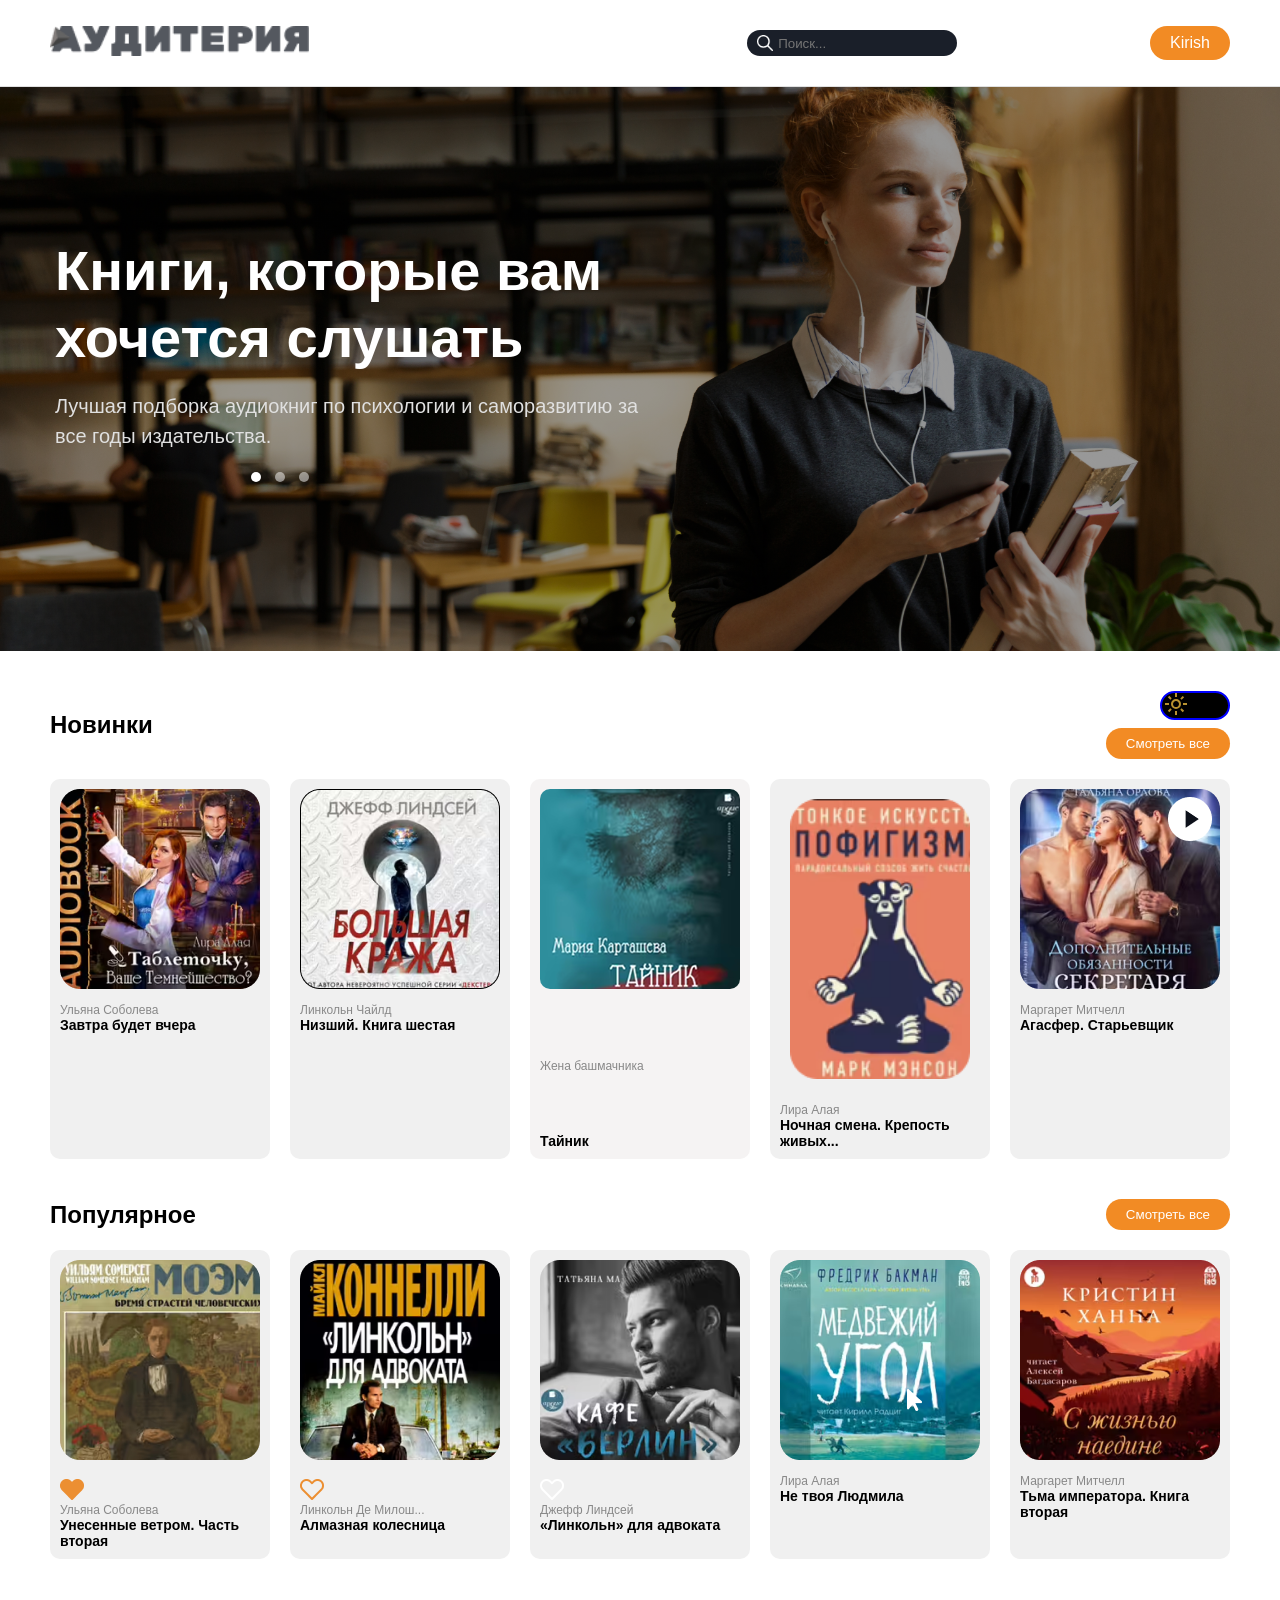
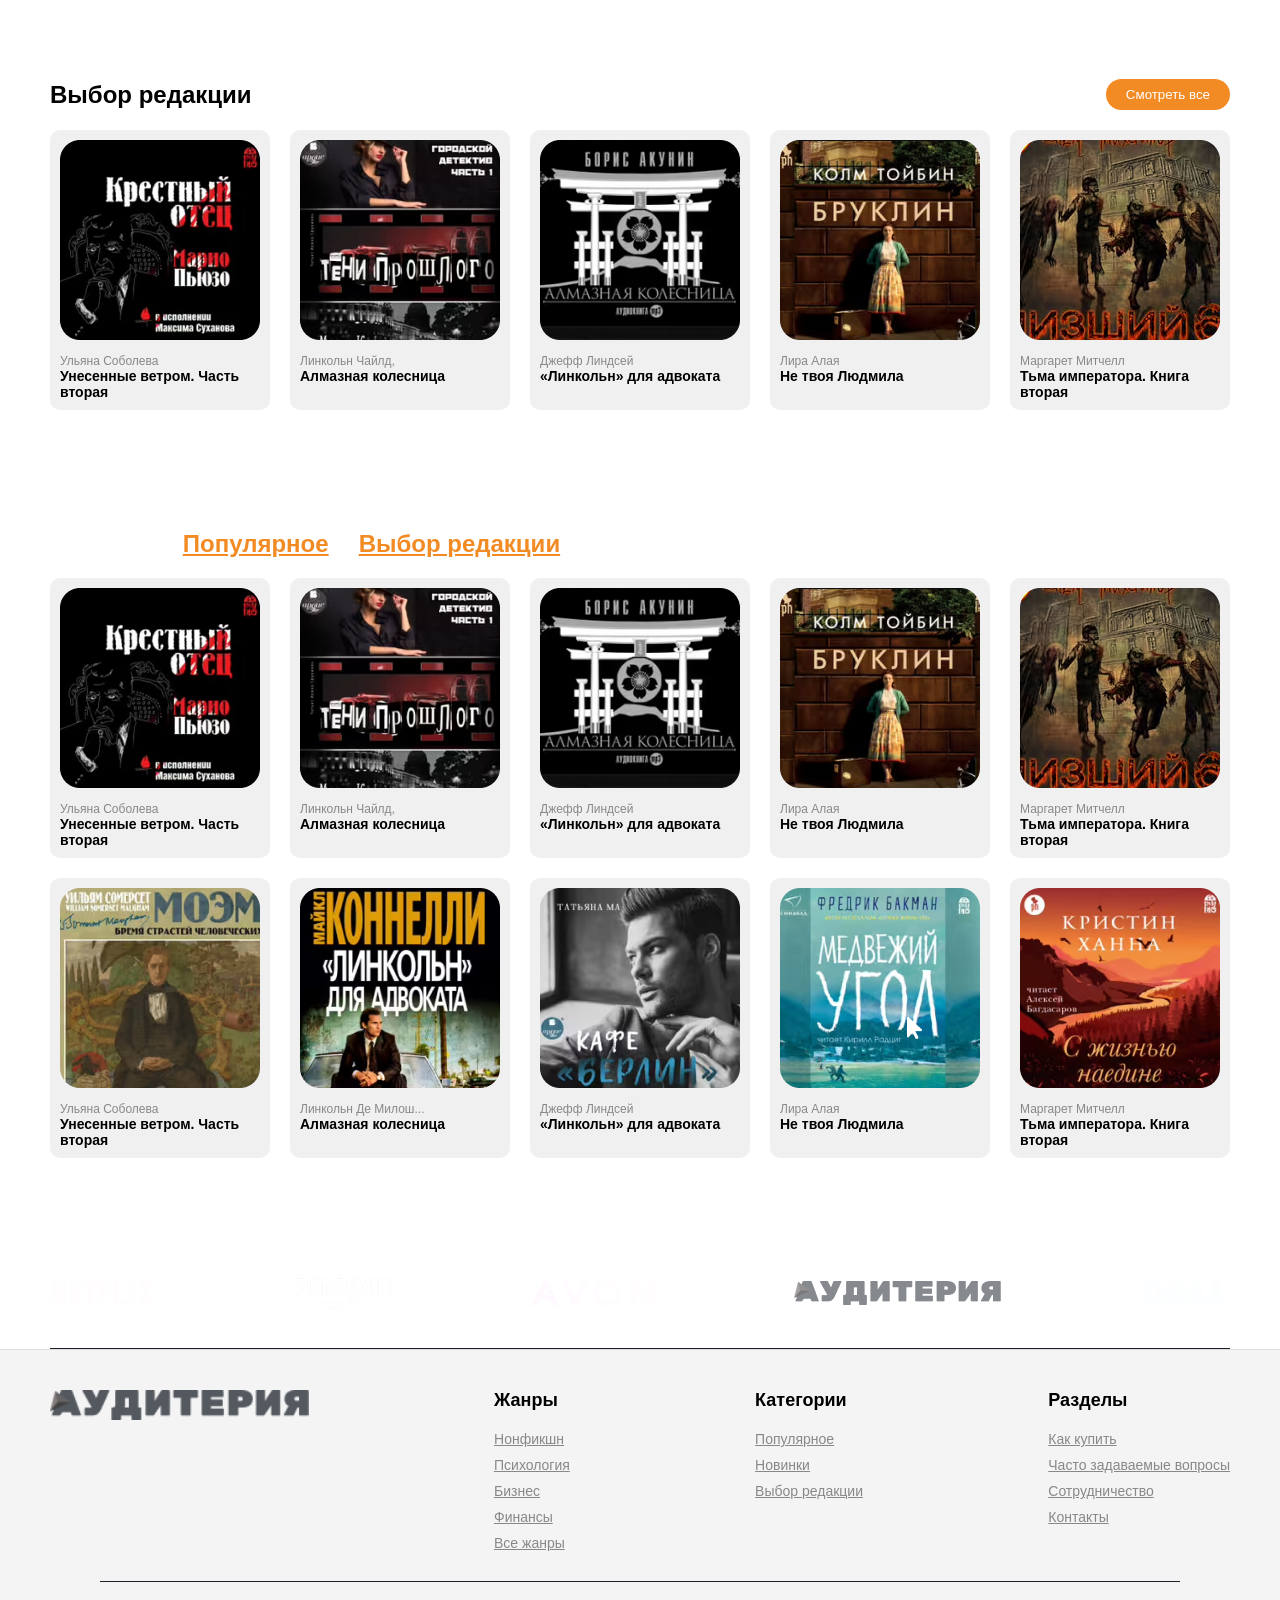
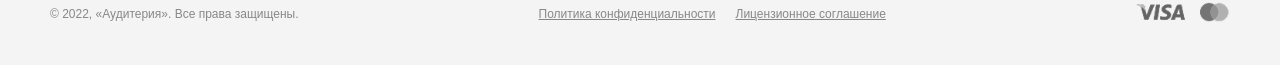
<file: index.html>
<!DOCTYPE html>
<html lang="ru">

<head>
  <meta charset="UTF-8">
  <meta name="viewport" content="width=device-width, initial-scale=1.0">
  <title>Document</title>
  <link rel="stylesheet" href="./style.css">
  <link rel="stylesheet" href="https://cdnjs.cloudflare.com/ajax/libs/OwlCarousel2/2.3.4/assets/owl.carousel.min.css"
    integrity="sha512-tS3S5qG0BlhnQROyJXvNjeEM4UpMXHrQfTGmbQ1gKmelCxlSEBUaxhRBj/EFTzpbP4RVSrpEikbmdJobCvhE3g=="
    crossorigin="anonymous" referrerpolicy="no-referrer" />
  <link rel="stylesheet"
    href="https://cdnjs.cloudflare.com/ajax/libs/OwlCarousel2/2.3.4/assets/owl.theme.default.min.css"
    integrity="sha512-sMXtMNL1zRzolHYKEujM2AqCLUR9F2C4/05cdbxjjLSRvMQIciEPCQZo++nk7go3BtSuK9kfa/s+a4f4i5pLkw=="
    crossorigin="anonymous" referrerpolicy="no-referrer" />
</head>

<body>

  <header class="header">
    <div class="logo">
      <img src="./images/Group 16015.png" alt="Аудитерия">
    </div>
    <nav class="header-nav">
      <a href="#">Как купить</a>
      <a href="#">F.A.Q</a>
      <a href="#">Контакты</a>
    </nav>
    <div class="header-right">
      <div class="search-box">
        <img src="./images/Icon (8).png" alt="Search">
        <input type="text" placeholder="Поиск...">
      </div>

      <input type="checkbox" id="reg-toggle" class="modal-toggle">
      <label for="reg-toggle" class="btn-outline">Ro'yxatdan o'tish</label>
      <div class="modal">
        <div class="modal-content">
          <label for="reg-toggle" class="close-btn"></label>
          <h2>Ro'yxatdan o'tish</h2>
          <form>
            <input type="text" placeholder="Ismingiz" required>
            <input type="text" placeholder="Familiyangiz" required>
            <input type="email" placeholder="Emailingiz" required>
            <input type="password" placeholder="Email parolingiz" required>
            <button type="submit">Ro'yxatdan o'tish</button>
          </form>
        </div>
      </div>

      <input type="checkbox" id="login-toggle" class="modal-toggle">
      <label for="login-toggle" class="btn-filled">Kirish</label>
      <div class="modal">
        <div class="modal-content">
          <label for="login-toggle" class="close-btn"></label>
          <h2>Kirish</h2>
          <form>
            <input type="email" placeholder="Emailingiz" required>
            <input type="password" placeholder="Email parolingiz" required>
            <button type="submit">Kirish</button>
          </form>
        </div>
      </div>
    </div>
  </header>

  <section id="hero">
    <div class="owl-carousel owl-theme">
      <div class="item hero-slide slide-1">
        <div class="container">
          <h1>Книги, которые вам хочется слушать</h1>
          <p>Лучшая подборка аудиокниг по психологии и саморазвитию за все годы издательства.</p>
        </div>
      </div>
      <div class="item hero-slide slide-2">
        <div class="container">
          <h1>Увлекательные историй в формате аудио</h1>
          <p>Слушайте любимые произведения в любом месте и в любое время.</p>
        </div>
      </div>
      <div class="item hero-slide slide-3">
        <div class="container">
          <h1>Развивайтесь каждый день вместе с нами</h1>
          <p>Получите доступ к эксклюзивной библиотеке бестселлеров со всего мира.</p>
        </div>
      </div>
    </div>
  </section>

  <section class="section">
    <div class="section-header">
      <h2>Новинки</h2>

      <div class="btn-group">
        <input class="theme-switcher" type="checkbox">
        <button class="more-btn">Смотреть все</button>
      </div>
    </div>
    <div class="cards-grid">
      <div class="card">
        <img src="./images/png (20).png" alt="">
        <p class="author">Ульяна Соболева</p>
        <p class="title">Завтра будет вчера</p>
      </div>
      <div class="card">
        <img src="./images/png (21).png" alt="Книга 2">
        <p class="author">Линкольн Чайлд</p>
        <p class="title">Низший. Книга шестая</p>
      </div>
      <div class="card card-pos">
        <img src="./images/01 (2).png" alt="">
        <p class="author">Жена башмачника</p>
        <p class="title">Тайник</p>
      </div>
      <div class="card card-img">
        <img src="./images/png (22).png" alt="Книга 4">
        <p class="author">Лира Алая</p>
        <p class="title">Ночная смена. Крепость живых...</p>
      </div>
      <div class="card">
        <img src="./images/png (23).png" alt="Книга 5">
        <p class="author">Маргарет Митчелл</p>
        <p class="title">Агасфер. Старьевщик</p>
      </div>
    </div>

    <div class="section-header">
      <h2>Популярное</h2>
      <button class="more-btn">Смотреть все</button>
    </div>
    <div class="cards-grid">
      <div class="card">
        <img src="./images/png (24).png" alt="Книга">
        <div class="heart-icon icon-1"></div>
        <p class="author">Ульяна Соболева</p>
        <p class="title">Унесенные ветром. Часть вторая</p>
      </div>
      <div class="card">
        <img src="./images/png (25).png" alt="Книга">
        <div class="heart-icon icon-2"></div>
        <p class="author">Линкольн Де Милош...</p>
        <p class="title">Алмазная колесница</p>
      </div>
      <div class="card">
        <img src="./images/png (26).png" alt="Книга">
        <div class="heart-icon icon-3"></div>
        <p class="author">Джефф Линдсей</p>
        <p class="title">«Линкольн» для адвоката</p>
      </div>
      <div class="card">
        <img src="./images/png (27).png" alt="Книга">
        <p class="author">Лира Алая</p>
        <p class="title">Не твоя Людмила</p>
      </div>
      <div class="card">
        <img src="./images/png (28).png" alt="Книга">
        <p class="author">Маргарет Митчелл</p>
        <p class="title">Тьма императора. Книга вторая</p>
      </div>
    </div>
  </section>

  <section class="section">
    <div class="section-header">
      <h2>Выбор редакции</h2>
      <button class="more-btn">Смотреть все</button>
    </div>
    <div class="cards-grid">
      <div class="card">
        <img src="./images/png (29).png" alt="Книга">
        <p class="author">Ульяна Соболева</p>
        <p class="title">Унесенные ветром. Часть вторая</p>
      </div>
      <div class="card">
        <img src="./images/png (30).png" alt="Книга">
        <p class="author">Линкольн Чайлд,</p>
        <p class="title">Алмазная колесница</p>
      </div>
      <div class="card">
        <img src="./images/png (31).png" alt="Книга">
        <p class="author">Джефф Линдсей</p>
        <p class="title">«Линкольн» для адвоката</p>
      </div>
      <div class="card">
        <img src="./images/png (32).png" alt="Книга">
        <p class="author">Лира Алая</p>
        <p class="title">Не твоя Людмила</p>
      </div>
      <div class="card">
        <img src="./images/png (33).png" alt="Книга">
        <p class="author">Маргарет Митчелл</p>
        <p class="title">Тьма императора. Книга вторая</p>
      </div>
    </div>
  </section>

  <section class="section">
    <div class="tabs">
      <span class="tab tab-white">Новинки</span>
      <span class="tab tab-yellow">Популярное</span>
      <span class="tab tab-yellow">Выбор редакции</span>
    </div>
    <div class="cards-grid">
      <div class="card"><img src="./images/png (29).png" alt="Книга">
        <p class="author">Ульяна Соболева</p>
        <p class="title">Унесенные ветром. Часть вторая</p>
      </div>
      <div class="card"><img src="./images/png (30).png" alt="Книга">
        <p class="author">Линкольн Чайлд,</p>
        <p class="title">Алмазная колесница</p>
      </div>
      <div class="card"><img src="./images/png (31).png" alt="Книга">
        <p class="author">Джефф Линдсей</p>
        <p class="title">«Линкольн» для адвоката</p>
      </div>
      <div class="card"><img src="./images/png (32).png" alt="Книга">
        <p class="author">Лира Алая</p>
        <p class="title">Не твоя Людмила</p>
      </div>
      <div class="card"><img src="./images/png (33).png" alt="Книга">
        <p class="author">Маргарет Митчелл</p>
        <p class="title">Тьма императора. Книга вторая</p>
      </div>
      <div class="card"><img src="./images/png (24).png" alt="Книга">
        <p class="author">Ульяна Соболева</p>
        <p class="title">Унесенные ветром. Часть вторая</p>
      </div>
      <div class="card"><img src="./images/png (25).png" alt="Книга">
        <p class="author">Линкольн Де Милош...</p>
        <p class="title">Алмазная колесница</p>
      </div>
      <div class="card"><img src="./images/png (26).png" alt="Книга">
        <p class="author">Джефф Линдсей</p>
        <p class="title">«Линкольн» для адвоката</p>
      </div>
      <div class="card"><img src="./images/png (27).png" alt="Книга">
        <p class="author">Лира Алая</p>
        <p class="title">Не твоя Людмила</p>
      </div>
      <div class="card"><img src="./images/png (28).png" alt="Книга">
        <p class="author">Маргарет Митчелл</p>
        <p class="title">Тьма императора. Книга вторая</p>
      </div>
    </div>
  </section>

  <section class="section partners">
    <img src="./images/22.png" alt="Netflix">
    <img src="./images/pngwing 7.png" alt="Amazon">
    <img src="./images/pngwing.png" alt="Avon">
    <img src="./images/Group 16015.png" alt="Аудитерия">
    <img src="./images/8 6.png" alt="Dell">
  </section>

  <hr class="footer-line">

  <footer class="footer">
    <div class="footer-top">
      <div class="footer-brand">
        <img src="./images/Group 16015.png" alt="Аудитерия">
      </div>
      <div class="footer-col">
        <h3>Жанры</h3>
        <a href="#">Нонфикшн</a>
        <a href="#">Психология</a>
        <a href="#">Бизнес</a>
        <a href="#">Финансы</a>
        <a href="#">Все жанры</a>
      </div>
      <div class="footer-col">
        <h3>Категории</h3>
        <a href="#">Популярное</a>
        <a href="#">Новинки</a>
        <a href="#">Выбор редакции</a>
      </div>
      <div class="footer-col">
        <h3>Разделы</h3>
        <a href="#">Как купить</a>
        <a href="#">Часто задаваемые вопросы</a>
        <a href="#">Сотрудничество</a>
        <a href="#">Контакты</a>
      </div>
    </div>

    <hr class="footer-line">

    <div class="footer-bottom">
      <p>© 2022, «Аудитерия». Все права защищены.</p>
      <div class="footer-links">
        <a href="#">Политика конфиденциальности</a>
        <a href="#">Лицензионное соглашение</a>
      </div>
      <div class="footer-payments">
        <img src="./images/pngwing (1).png" alt="Visa">
        <img src="./images/pngwing (2).png" alt="Mastercard">
      </div>
    </div>
  </footer>

  <script src="https://cdnjs.cloudflare.com/ajax/libs/jquery/3.6.4/jquery.min.js"
    integrity="sha512-pumBsjNRGGqkPzKHndZMaAG+bir374sORyzM3uulLV14lN5LyykqNk8eEeUlUkB3U0M4FApyaHraT65ihJhDpQ=="
    crossorigin="anonymous" referrerpolicy="no-referrer"></script>
  <script src="https://cdnjs.cloudflare.com/ajax/libs/OwlCarousel2/2.3.4/owl.carousel.min.js"
    integrity="sha512-bPs7Ae6pVvhOSiIcyUClR7/q2OAsRiovw4vAkX+zJbw3ShAeeqezq50RIIcIURq7Oa20rW2n2q+fyXBNcU9lrw=="
    crossorigin="anonymous" referrerpolicy="no-referrer"></script>
  <script>
    $(document).ready(function () {
      $(".owl-carousel").owlCarousel({
        items: 1,
        loop: true,
        autoplay: true,
        autoplayTimeout: 2000,
        autoplayHoverPause: true,
        nav: false,
        dots: true,
        smartSpeed: 600
      });
    });
  </script>

</body>

</html>
</file>
<file: style.css>
* {
  margin: 0;
  padding: 0;
  box-sizing: border-box;
  font-family: Arial, sans-serif;
}

body {
  background-color: #0b0e14;
  color: #ffffff;
}

.header {
  position: sticky;
  top: 0;
  z-index: 1000;
  background-color: rgba(11, 14, 20, 0.95);
  display: flex;
  align-items: center;
  justify-content: space-between;
  padding: 25px 50px;
  border-bottom: 1px solid #1a1f29;
}

#hero {
  position: relative;
  width: 100%;
  overflow: hidden;
}

.container {
  max-width: 1200px;
  margin: 0 auto;
  padding: 0 15px;
}

.hero-slide {
  background-size: cover;
  background-position: center;
  background-repeat: no-repeat;
  padding-top: 150px;
  padding-bottom: 200px;
  min-height: 500px;
}

.slide-1 {
  background-image: linear-gradient(rgba(0, 0, 0, 0.4), rgba(0, 0, 0, 0.4)), url('./images/6258f4f8dcb61ba869da9f9101516f9d2ac44259\ \(2\).jpg');
}

.slide-2 {
  background-image: linear-gradient(rgba(0, 0, 0, 0.4), rgba(0, 0, 0, 0.4)), url('./images/6258f4f8dcb61ba869da9f9101516f9d2ac44259\ \(2\).jpg');
}

.slide-3 {
  background-image: linear-gradient(rgba(0, 0, 0, 0.4), rgba(0, 0, 0, 0.4)), url('./images/6258f4f8dcb61ba869da9f9101516f9d2ac44259\ \(2\).jpg');
}

.hero-slide h1 {
  color: #ffffff;
  font-size: 56px;
  font-weight: 700;
  max-width: 700px;
  line-height: 1.2;
  margin-bottom: 20px;
}

.hero-slide p {
  color: #e0e0e0;
  font-size: 20px;
  max-width: 600px;
  line-height: 1.5;
}

.owl-dots {
  position: absolute;
  bottom: 160px;
  left: 280px;
  transform: translateX(-50%);
  margin-top: 0 !important;
}

.owl-theme .owl-dots .owl-dot span {
  width: 12px;
  height: 12px;
  background: rgba(255, 255, 255, 0.5) !important;
}

.owl-theme .owl-dots .owl-dot.active span,
.owl-theme .owl-dots .owl-dot:hover span {
  background: #ffffff !important;
}

.logo img {
  height: 30px;
}

.header-nav a {
  color: #fff;
  text-decoration: underline;
  margin: 0 15px;
}

.header-right {
  display: flex;
  align-items: center;
  gap: 15px;
}

.search-box {
  display: flex;
  align-items: center;
  background: #1a1f29;
  padding: 5px 10px;
  border-radius: 20px;
}

.search-box img {
  width: 16px;
  height: 16px;
  margin-right: 5px;
}

.search-box input {
  background: transparent;
  border: none;
  outline: none;
  color: #fff;
}

.btn-outline {
  border: 1px solid #fff;
  padding: 8px 20px;
  border-radius: 20px;
  cursor: pointer;
  color: #fff;
}

.btn-filled {
  background: #f28b24;
  border: none;
  padding: 8px 20px;
  border-radius: 20px;
  cursor: pointer;
  color: #fff;
}

.modal-toggle {
  display: none;
}

.modal {
  display: none;
  position: fixed;
  top: 0;
  left: 0;
  width: 100%;
  height: 100%;
  background: rgba(0, 0, 0, 0.7);
  justify-content: center;
  align-items: center;
  z-index: 2000;
}

.modal-content {
  background: #1a1f29;
  padding: 30px;
  border-radius: 10px;
  width: 320px;
  position: relative;
  display: flex;
  flex-direction: column;
  gap: 15px;
}

.modal-content h2 {
  margin-bottom: 10px;
  text-align: center;
}

.modal-content form {
  display: flex;
  flex-direction: column;
  gap: 10px;
}

.modal-content input {
  padding: 10px;
  border-radius: 5px;
  border: 1px solid #333;
  background: #0b0e14;
  color: #fff;
}

.modal-content button {
  padding: 10px;
  background: #f28b24;
  border: none;
  color: #fff;
  border-radius: 5px;
  cursor: pointer;
}

.close-btn {
  position: absolute;
  top: 10px;
  right: 15px;
  cursor: pointer;
  font-size: 20px;
}

.modal-toggle:checked+label+.modal {
  display: flex;
}

body:has(.modal-toggle:checked) .header-nav a,
body:has(.modal-toggle:checked) .header-right .search-box input {
  color: #000000;
}

body:has(.modal-toggle:checked) .header-right .search-box input::placeholder {
  color: #555555;
}

.hero {
  background: url('./images/6258f4f8dcb61ba869da9f9101516f9d2ac44259\ \(2\).jpg') no-repeat center center/cover;
  padding: 282px 50px;
  display: flex;
  justify-content: space-between;
  align-items: center;
}

.hero-left {
  max-width: 500px;
}

.gradient-text {
  font-size: 36px;
  background: linear-gradient(90deg, #000000, #ffffff);
  -webkit-background-clip: text;
  -webkit-text-fill-color: transparent;
  margin-bottom: 15px;
}

.hero-left p {
  color: #ffffff;
  margin-bottom: 25px;
}

.btn-group {
  display: flex;
  flex-direction: column;
  align-items: flex-end;
  gap: 8px;
}

.theme-switcher {
  cursor: pointer;
  appearance: none;
  border: 2px solid blue;
  width: 70px;
  height: 29px;
  border-radius: 20px;
  background-color: rgb(0, 0, 0);
  display: flex;
  align-items: center;
  padding-left: 2px;
}

.theme-switcher::after {
  content: url("./images/light_mode_24dp_B89230_FILL0_wght400_GRAD0_opsz24.svg");
  display: inline-flex;
  align-items: center;
  transition: 0.6s;
}

.theme-switcher:checked::after {
  transform: translateX(38px);
  content: url("./images/dark_mode_24dp_EFEFEF_FILL0_wght400_GRAD0_opsz24.svg");
}

body {
  background-color: #ffffff;
  color: #000000;
  transition: background-color 0.4s, color 0.4s;
}

.header {
  background-color: #ffffff;
  border-bottom: 1px solid #e0e0e0;
}

.hero,
.section {
  background-color: #ffffff;
}

.card {
  background-color: #f0f0f0;
  color: #000000;
}

.footer {
  background-color: #f4f4f4;
  border-top: 1px solid #dddddd;
}

.footer-line {
  background-color: #dddddd;
}

body:has(.theme-switcher:checked) {
  background-color: #000000 !important;
  color: #ffffff !important;
}

body:has(.theme-switcher:checked) .header {
  background-color: #0b0e14 !important;
  border-bottom-color: #333333 !important;
}

body:has(.theme-switcher:checked) .hero,
body:has(.theme-switcher:checked) .section {
  background-color: #121212 !important;
}

body:has(.theme-switcher:checked) .card {
  background-color: #1a1f29 !important;
  color: #ffffff !important;
}

body:has(.theme-switcher:checked) .footer {
  background-color: #0b0e14 !important;
  border-top: 1px solid #333333 !important;
}

body:has(.theme-switcher:checked) .footer-line {
  background-color: #333333 !important;
}

.hero-btn {
  background: #f28b24;
  border: none;
  padding: 14px 35px;
  border-radius: 25px;
  color: #fff;
  cursor: pointer;
  font-size: 16px;
  font-weight: bold;
}

.section {
  padding: 40px 50px;
}

.section-header {
  display: flex;
  justify-content: space-between;
  align-items: center;
  margin-bottom: 20px;
}

.more-btn {
  background: #f28b24;
  border: none;
  padding: 8px 20px;
  border-radius: 20px;
  color: #fff;
  cursor: pointer;
}

.cards-grid {
  display: grid;
  grid-template-columns: repeat(5, 1fr);
  gap: 20px;
  margin-bottom: 40px;
}

.card {
  position: relative;
  transition: transform 0.3s ease;
  padding: 10px;
  border-radius: 10px;
}

.card-img {
  border-radius: 10px;
}

.card-img img{
  padding: 10px;
  width: 300px;
  height: 300px;
}

.card:hover {
  transform: scale(1.03);
}

.card img {
  width: 100%;
  border-radius: 10px;
  margin-bottom: 10px;
  transition: transform 0.3s ease;
}

.card:hover img {
  transform: scale(1.05);
}

.card .author {
  font-size: 12px;
  color: #888;
}

.card .title {
  font-size: 14px;
  font-weight: bold;
}

.card-pos {
  position: relative;
  background: rgba(203, 195, 195, 0.2);
  border-radius: 10px;
  padding: 10px;
  display: flex;
  flex-direction: column;
  justify-content: space-between;
}

.age-badge {
  background: rgba(255, 255, 255, 0.2);
  padding: 2px 6px;
  border-radius: 4px;
  font-size: 12px;
  width: fit-content;
}

.badge-text {
  font-size: 18px;
  font-weight: bold;
  margin: 20px 0;
}

.heart-icon {
  width: 24px;
  height: 24px;
  margin-top: 5px;
  background-size: contain;
  background-repeat: no-repeat;
}

.icon-1 {
  background-image: url('./images/Icon\ \(9\).png');
}

.icon-2 {
  background-image: url('./images/Icon\ \(10\).png');
}

.icon-3 {
  background-image: url('./images/Icon\ \(11\).png');
}

.tabs {
  display: flex;
  gap: 30px;
  margin-bottom: 20px;
  font-size: 24px;
  font-weight: bold;
}

.tab-white {
  color: #fff;
  text-decoration: underline;
}

.tab-yellow {
  color: #f28b24;
  text-decoration: underline;
}

.partners {
  display: flex;
  justify-content: space-between;
  align-items: center;
  padding: 40px 50px;
}

.partners img {
  max-height: 30px;
  opacity: 0.7;
}

.footer-line {
  border: 0;
  height: 1px;
  background: #1a1f29;
  margin: 0 50px;
}

.footer {
  padding: 40px 50px;
}

.footer-top {
  display: flex;
  justify-content: space-between;
  margin-bottom: 30px;
}

.footer-brand img {
  height: 30px;
}

.footer-col {
  display: flex;
  flex-direction: column;
  gap: 10px;
}

.footer-col h3 {
  margin-bottom: 10px;
  font-size: 18px;
}

.footer-col a {
  color: #888;
  text-decoration: underline;
  font-size: 14px;
}

.footer-bottom {
  display: flex;
  justify-content: space-between;
  align-items: center;
  padding-top: 20px;
  font-size: 12px;
  color: #888;
}

.footer-links {
  display: flex;
  gap: 20px;
}

.footer-links a {
  color: #888;
  text-decoration: underline;
}

.footer-payments img {
  height: 20px;
  margin-left: 10px;
}

.audiobook-section {
  background-color: #0b0e14;
  padding: 60px 0;
  color: #ffffff;
}

.audiobook-wrapper {
  display: flex;
  gap: 40px;
  align-items: flex-start;
}

.audiobook-left {
  display: flex;
  flex-direction: column;
  gap: 20px;
  width: 380px;
  flex-shrink: 0;
}

.audiobook-cover img {
  width: 100%;
  border-radius: 12px;
  display: block;
}

.audiobook-player {
  background: #151a23;
  padding: 15px 20px;
  border-radius: 12px;
  display: flex;
  align-items: center;
  justify-content: space-between;
}

.audiobook-player-text {
  background: none;
  border: none;
  color: #ffffff;
  font-size: 14px;
  cursor: pointer;
}

.audiobook-player-icons {
  display: flex;
  align-items: center;
  gap: 15px;
}

.audiobook-icon-btn {
  background: none;
  border: none;
  cursor: pointer;
  width: 24px;
  height: 24px;
  background-size: contain;
  background-repeat: no-repeat;
}

.audiobook-rewind {
  background-image: url('data:image/svg+xml;utf8,<svg fill="%23f28b24" viewBox="0 0 24 24" xmlns="http://www.w3.org/2000/svg"><path d="M12 5V1L7 6l5 5V7c3.31 0 6 2.69 6 6s-2.69 6-6 6-6-2.69-6-6H4c0 4.42 3.58 8 8 8s8-3.58 8-8-3.58-8-8-8zm-1 9h2v4h-2v-4zm0-6h2v4h-2V8z"/></svg>');
}

.audiobook-play {
  background-image: url('data:image/svg+xml;utf8,<svg fill="%23f28b24" viewBox="0 0 24 24" xmlns="http://www.w3.org/2000/svg"><path d="M8 5v14l11-7z"/></svg>');
  width: 28px;
  height: 28px;
}

.audiobook-forward {
  background-image: url('data:image/svg+xml;utf8,<svg fill="%23f28b24" viewBox="0 0 24 24" xmlns="http://www.w3.org/2000/svg"><path d="M12 5V1l5 6-5 6V9c-3.31 0-6 2.69-6 6s2.69 6 6 6 6-2.69 6-6h2c0 4.42-3.58 8-8 8s-8-3.58-8-8 3.58-8 8-8zm1 9h2v4h-2v-4zm0-6h2v4h-2V8z"/></svg>');
}

.audiobook-right {
  flex-grow: 1;
  display: flex;
  flex-direction: column;
  gap: 20px;
}

.audiobook-title-row {
  display: flex;
  justify-content: space-between;
  align-items: flex-start;
}

.audiobook-title-row h2 {
  font-size: 36px;
  font-weight: 700;
  max-width: 600px;
  line-height: 1.2;
}

.audiobook-indicators {
  display: flex;
  gap: 10px;
  align-items: center;
}

.audiobook-age-tag {
  background: #f28b24;
  color: #fff;
  padding: 4px 8px;
  border-radius: 6px;
  font-size: 14px;
  font-weight: bold;
}

.audiobook-bookmark-tag {
  width: 24px;
  height: 24px;
  border: 2px solid #f28b24;
  border-radius: 4px;
  display: inline-block;
}

.audiobook-info-row {
  display: flex;
  justify-content: space-between;
  align-items: center;
  border-bottom: 1px solid #1a1f29;
  padding-bottom: 20px;
}

.audiobook-creators p {
  font-size: 14px;
  color: #a0a0a0;
  margin-bottom: 5px;
}

.audiobook-creators a {
  color: #ffffff;
  text-decoration: underline;
}

.audiobook-rating-box {
  display: flex;
  align-items: center;
  gap: 15px;
}

.audiobook-rating-number {
  font-size: 36px;
  font-weight: bold;
  color: #f28b24;
}

.audiobook-rating-desc {
  font-size: 12px;
  color: #888;
  line-height: 1.3;
}

.audiobook-rating-desc small {
  color: #666;
}

.audiobook-synopsis {
  font-size: 14px;
  color: #cccccc;
  line-height: 1.6;
}

.audiobook-synopsis a {
  color: #ffffff;
  text-decoration: underline;
}

.audiobook-expand-btn {
  color: #f28b24;
  text-decoration: none;
  display: inline-block;
  margin-top: 8px;
  font-size: 14px;
}

.audiobook-social-links {
  display: flex;
  gap: 15px;
  margin: 10px 0;
}

.audiobook-social-item {
  width: 24px;
  height: 24px;
  background-color: #ffffff;
  border-radius: 50%;
  display: inline-block;
  opacity: 0.8;
}

.audiobook-buttons-row {
  display: flex;
  gap: 20px;
  align-items: center;
  margin-top: 10px;
}

.audiobook-buy-btn {
  background: linear-gradient(90deg, #f28b24, #e27a14);
  color: #ffffff;
  border: none;
  padding: 16px 40px;
  border-radius: 30px;
  font-size: 16px;
  font-weight: bold;
  cursor: pointer;
}

.audiobook-desktop-btn {
  background: transparent;
  color: #f28b24;
  border: 1px solid #f28b24;
  padding: 16px 30px;
  border-radius: 30px;
  font-size: 16px;
  cursor: pointer;
}
</file>
